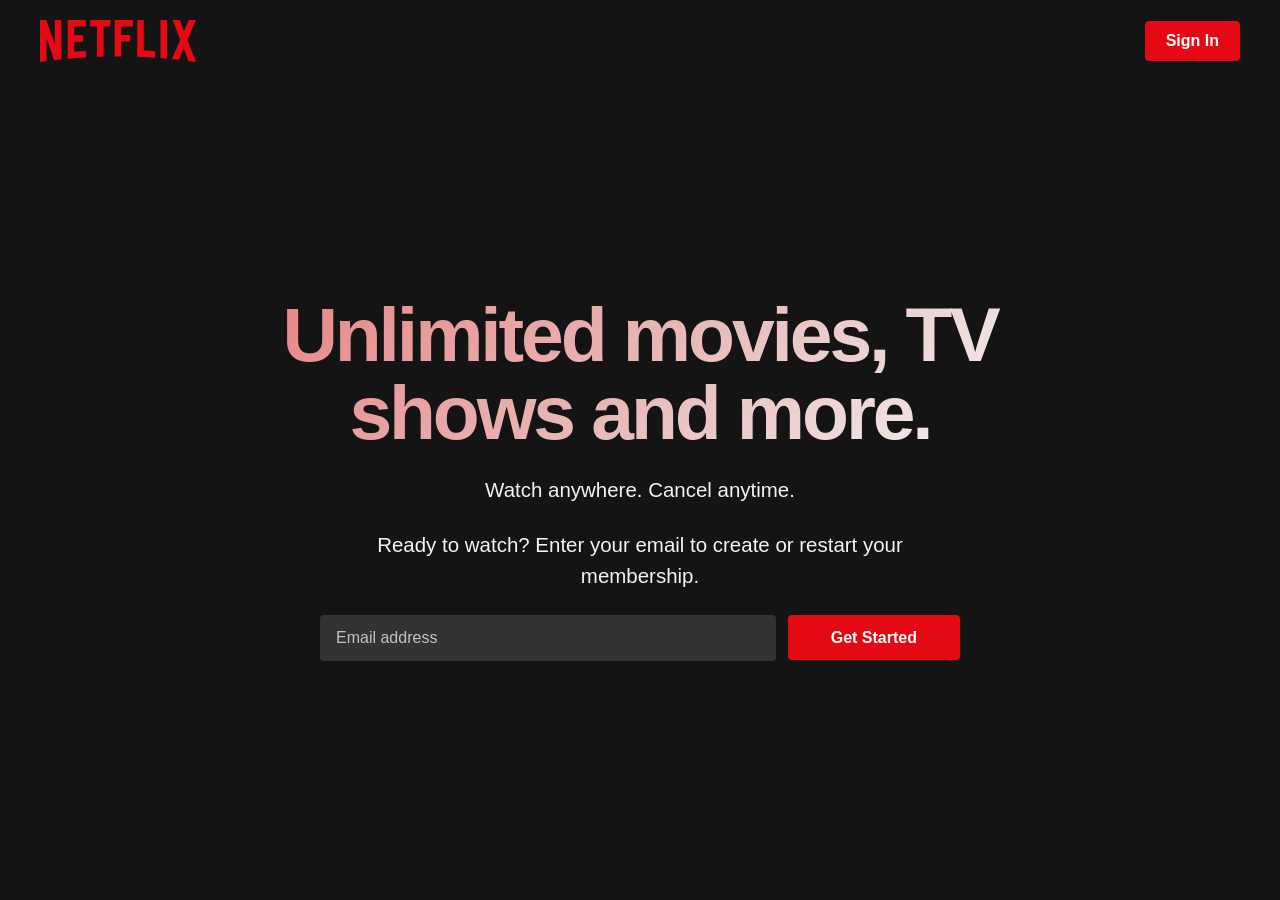
<file: index.html>
<!DOCTYPE html>
<html lang="en">
<head>
  <meta charset="UTF-8">
  <meta name="viewport" content="width=device-width, initial-scale=1.0">
  <title>Netflix - Unlimited movies, TV shows and more</title>
  <link rel="stylesheet" href="css/login.css">
  <link rel="stylesheet" href="css/style.css">
  <link rel="stylesheet" href="css/responsive.css">
  <link rel="icon" href="Images/Netflix-N-Logo.png">
</head>
<body>
  <div class="bg" aria-hidden="true"></div>

  <header class="header">
    <a href="login.html" class="brand">
      <img src="Images/logo.svg" alt="Netflix logo" class="logo-img">
    </a>
    <a href="login.html" class="sign-in-btn">Sign In</a>
  </header>

  <main class="hero">
    <div class="hero-copy">
      <h1>Unlimited movies, TV shows and more.</h1>
      <p>Watch anywhere. Cancel anytime.</p>
      <p class="cta-text">Ready to watch? Enter your email to create or restart your membership.</p>

      <form class="cta-form" action="#" method="get" autocomplete="on">
        <label for="email" class="sr-only">Email address</label>
        <input id="email" name="email" type="email" placeholder="Email address" required>
        <button type="submit"><a href="signup.html" class="sign-in-btn">Get Started</a></button>
      </form>
    </div>
  </main>
</body>
</html>
</file>
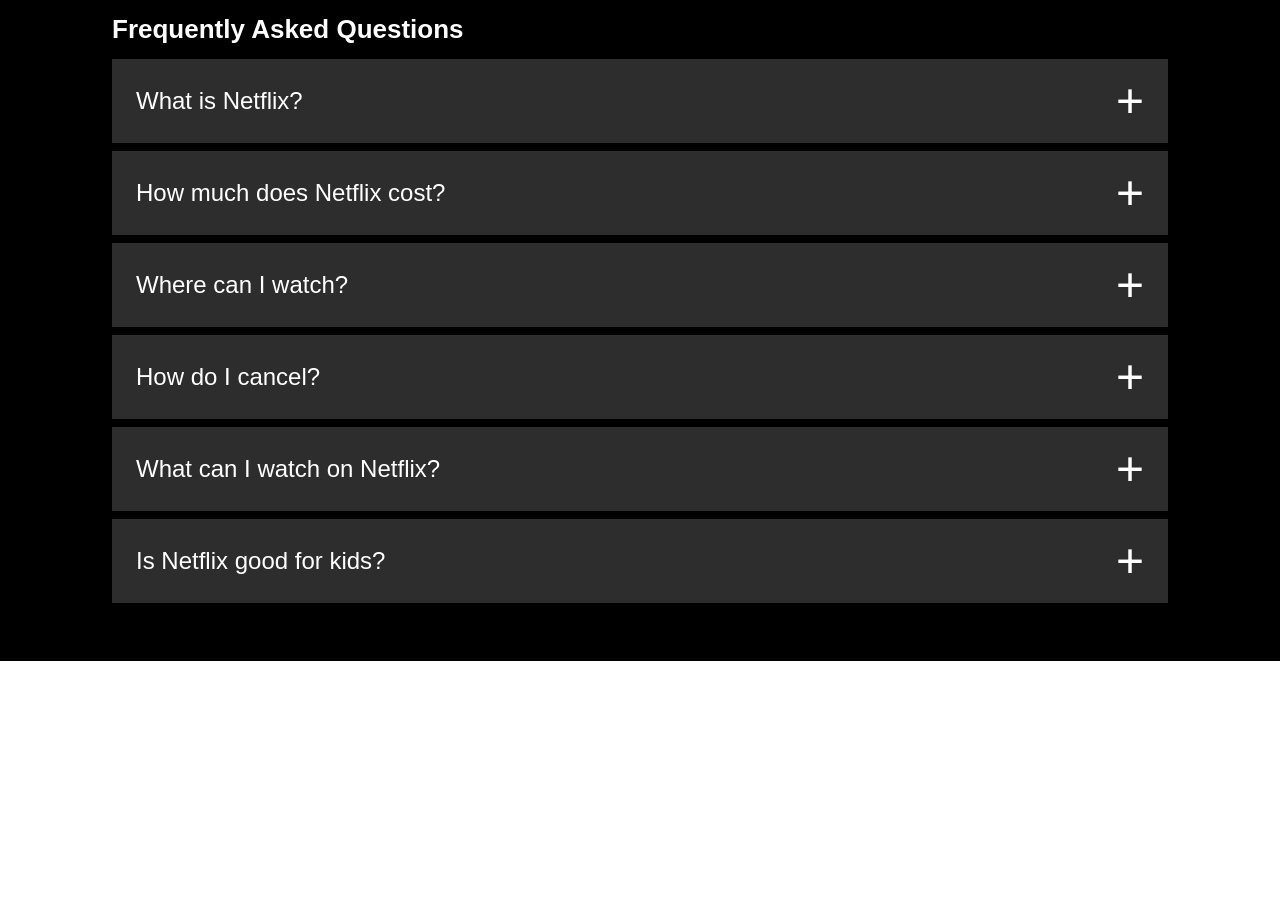
<file: faq.html>
<!DOCTYPE html>
<html lang="en">
<head>
    <meta charset="UTF-8">
    <meta name="viewport" content="width=device-width, initial-scale=1.0">
    <title>Faq section</title>
    <link rel="stylesheet" href="css/faq.css">
    <link rel="stylesheet" href="css/responsive.css">
    <link rel="stylesheet" href="css/style.css">
    <link rel="icon" href="Images/Netflix-N-Logo.png">
</head>
<body>
    <section class="faq-section">

    <div class="faq-container">

        <h2>Frequently Asked Questions</h2>

        <div class="faq-box">

            <details>
                <summary>What is Netflix?</summary>
                <div class="faq-answer">
                    Netflix is a streaming service that offers a wide variety of
                    movies, TV shows, documentaries and more.
                </div>
            </details>

            <details>
                <summary>How much does Netflix cost?</summary>
                <div class="faq-answer">
                    Netflix offers different plans at different prices. Choose
                    the plan that works best for you.
                </div>
            </details>

            <details>
                <summary>Where can I watch?</summary>
                <div class="faq-answer">
                    You can watch Netflix on smart TVs, smartphones, tablets,
                    laptops, streaming devices and more.
                </div>
            </details>

            <details>
                <summary>How do I cancel?</summary>
                <div class="faq-answer">
                    You can cancel your Netflix membership anytime from your
                    account settings.
                </div>
            </details>

            <details>
                <summary>What can I watch on Netflix?</summary>
                <div class="faq-answer">
                    Netflix has movies, TV shows, anime, documentaries and
                    Netflix Originals across many genres.
                </div>
            </details>

            <details>
                <summary>Is Netflix good for kids?</summary>
                <div class="faq-answer">
                    Netflix includes a dedicated kids experience with
                    age-appropriate content and parental controls.
                </div>
            </details>

        </div>

    </div>

</section>
</body>
</html>
</file>
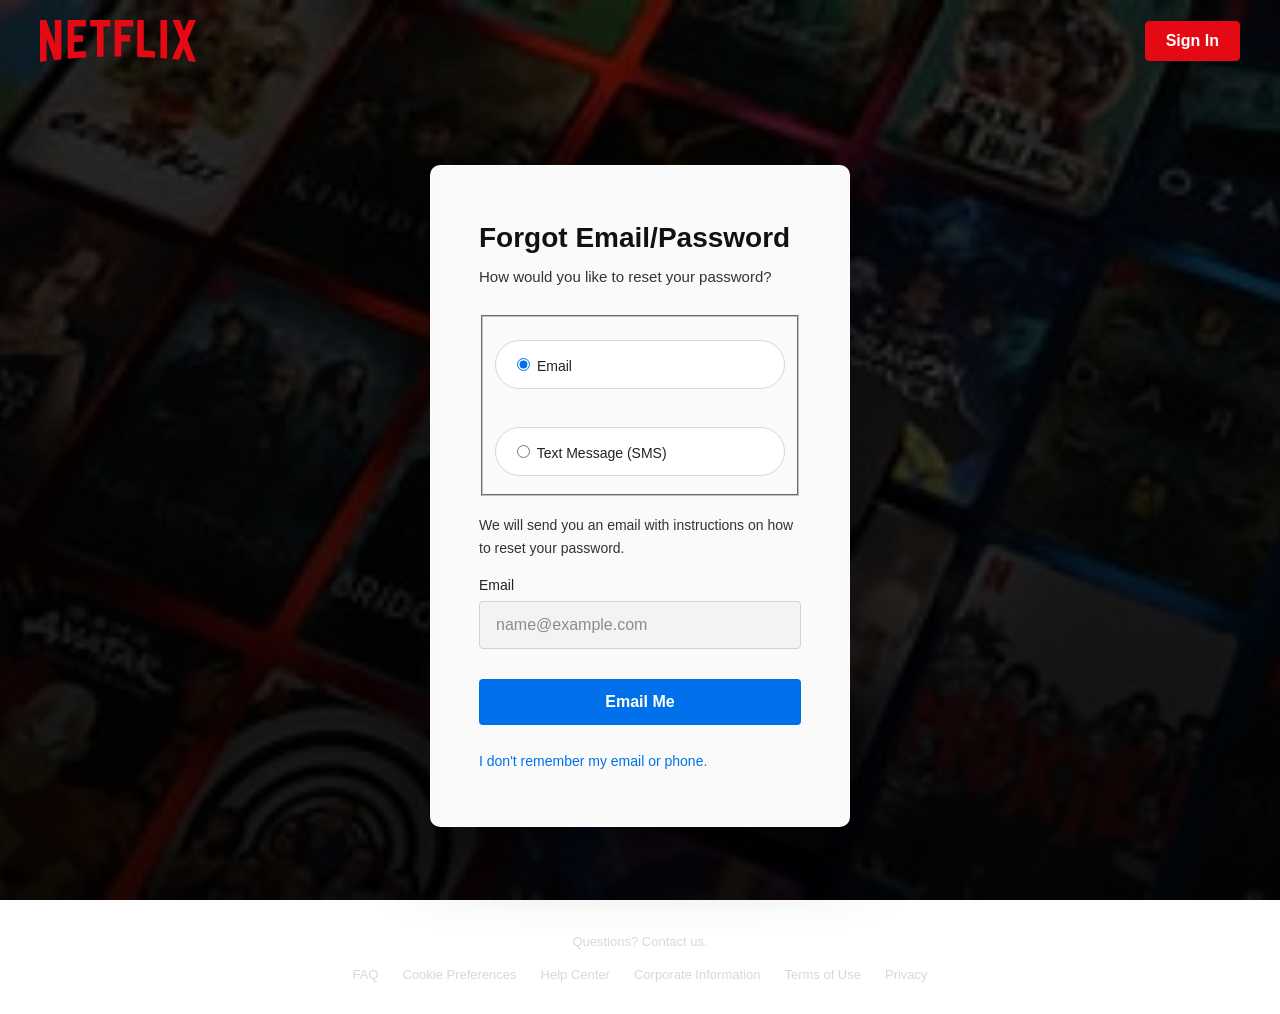
<file: frgtpsw.html>
<!DOCTYPE html>
<html lang="en">
<head>
  <meta charset="UTF-8">
  <meta name="viewport" content="width=device-width, initial-scale=1.0">
  <title>Netflix - Forgot Email/Password</title>
  <link rel="stylesheet" href="netflix-login.css">
</head>
<body>
  <div class="bg" aria-hidden="true"></div>

  <header class="header">
    <a href="login.html" class="brand">
      <img src="Photos/logo.svg" alt="Netflix" class="logo-img">
    </a>
    <a href="login.html" class="sign-in-btn">Sign In</a>
  </header>

  <main class="center">
    <section class="signin-card forgot-card" aria-labelledby="forgot-heading">
      <h1 id="forgot-heading">Forgot Email/Password</h1>
      <p class="form-subtitle">How would you like to reset your password?</p>

      <form action="#" method="post" autocomplete="on">
        <fieldset class="method-group">
          <legend class="sr-only">Reset method</legend>
          <label class="radio-option">
            <input type="radio" name="reset-method" value="email" checked>
            <span>Email</span>
          </label>
          <label class="radio-option">
            <input type="radio" name="reset-method" value="sms">
            <span>Text Message (SMS)</span>
          </label>
        </fieldset>

        <p class="info-text">We will send you an email with instructions on how to reset your password.</p>

        <label for="recovery">Email</label>
        <input id="recovery" name="recovery" type="email" placeholder="name@example.com" required>

        <button class="btn" type="submit">Email Me</button>
      </form>

      <a class="forgot-help" href="#">I don't remember my email or phone.</a>
    </section>
  </main>

  <footer class="page-footer">
    <div class="footer-top">
      <p>Questions? <a href="#">Contact us.</a></p>
    </div>
    <div class="footer-links">
      <a href="#">FAQ</a>
      <a href="#">Cookie Preferences</a>
      <a href="#">Help Center</a>
      <a href="#">Corporate Information</a>
      <a href="#">Terms of Use</a>
      <a href="#">Privacy</a>
    </div>
  </footer>
</body>
</html>
</file>
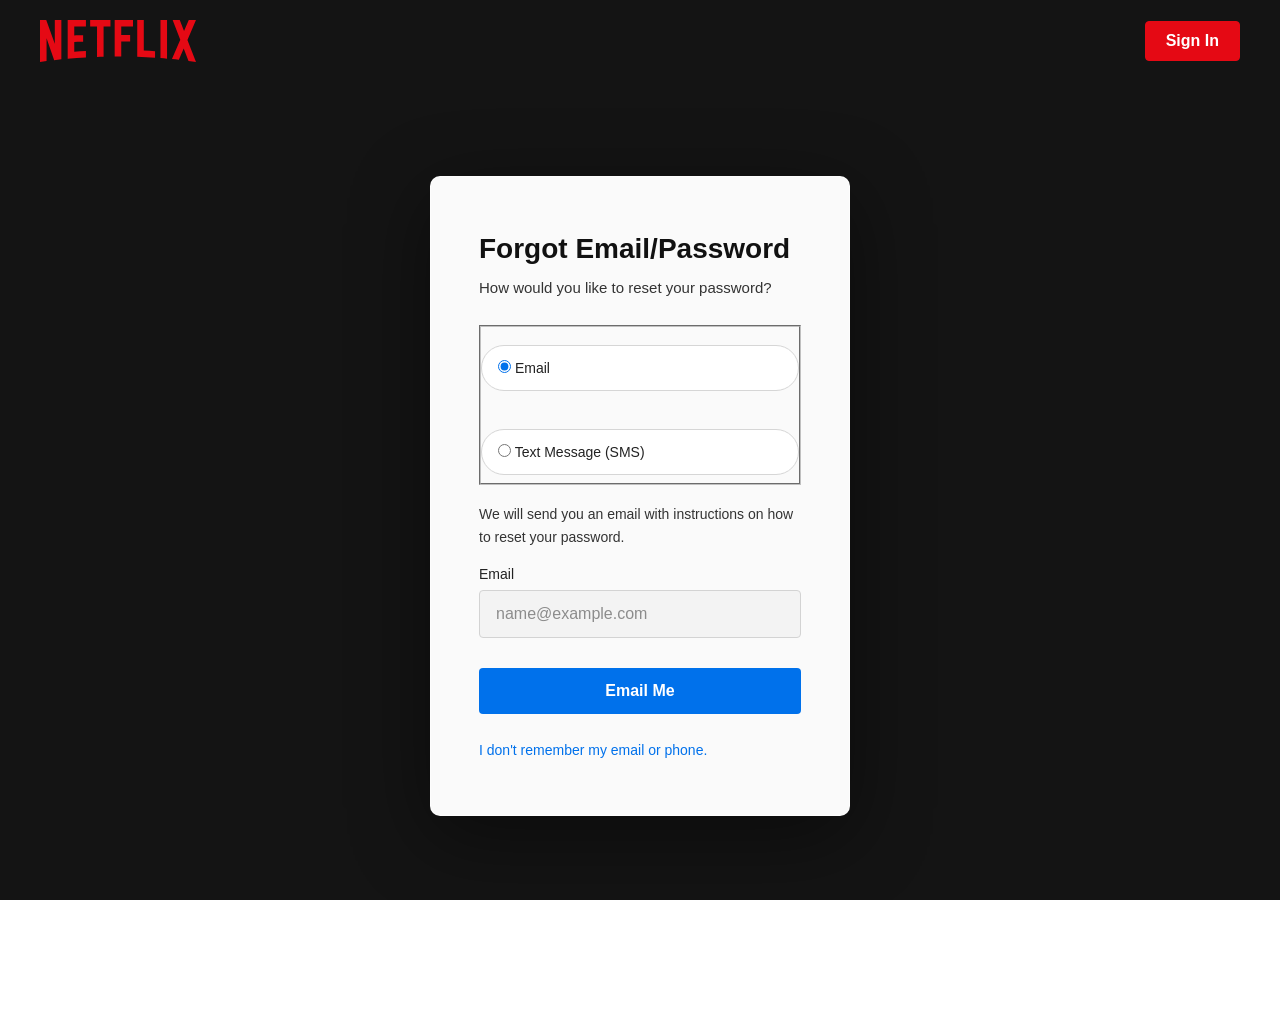
<file: help.html>
<!DOCTYPE html>
<html lang="en">
<head>
  <meta charset="UTF-8">
  <meta name="viewport" content="width=device-width, initial-scale=1.0">
  <title>Netflix - Forgot Email/Password</title>
  <link rel="stylesheet" href="css/login.css">
  <link rel="stylesheet" href="css/style.css">
  <link rel="stylesheet" href="css/responsive.css">
  <link rel="icon" href="Images/Netflix-N-Logo.png">
</head>
<body>
  <div class="bg" aria-hidden="true"></div>

  <header class="header">
    <a href="login.html" class="brand">
      <img src="Images/logo.svg" alt="Netflix" class="logo-img">
    </a>
    <a href="login.html" class="sign-in-btn">Sign In</a>
  </header>

  <main class="center">
    <section class="signin-card forgot-card" aria-labelledby="forgot-heading">
      <h1 id="forgot-heading">Forgot Email/Password</h1>
      <p class="form-subtitle">How would you like to reset your password?</p>

      <form action="#" method="post" autocomplete="on">
        <fieldset class="method-group">
          <legend class="sr-only">Reset method</legend>
          <label class="radio-option">
            <input type="radio" name="reset-method" value="email" checked>
            <span>Email</span>
          </label>
          <label class="radio-option">
            <input type="radio" name="reset-method" value="sms">
            <span>Text Message (SMS)</span>
          </label>
        </fieldset>

        <p class="info-text">We will send you an email with instructions on how to reset your password.</p>

        <label for="recovery">Email</label>
        <input id="recovery" name="recovery" type="email" placeholder="name@example.com" required>

        <button class="btn" type="submit">Email Me</button>
      </form>

      <a class="forgot-help" href="#">I don't remember my email or phone.</a>
    </section>
  </main>

  <footer class="page-footer">
    <div class="footer-top">
      <p>Questions? <a href="#">Contact us.</a></p>
    </div>
    <div class="footer-links">
      <a href="faq.html">FAQ</a>
      <a href="#">Cookie Preferences</a>
      <a href="#">Help Center</a>
      <a href="#">Corporate Information</a>
      <a href="#">Terms of Use</a>
      <a href="#">Privacy</a>
    </div>
  </footer>
</body>
</html>
</file>
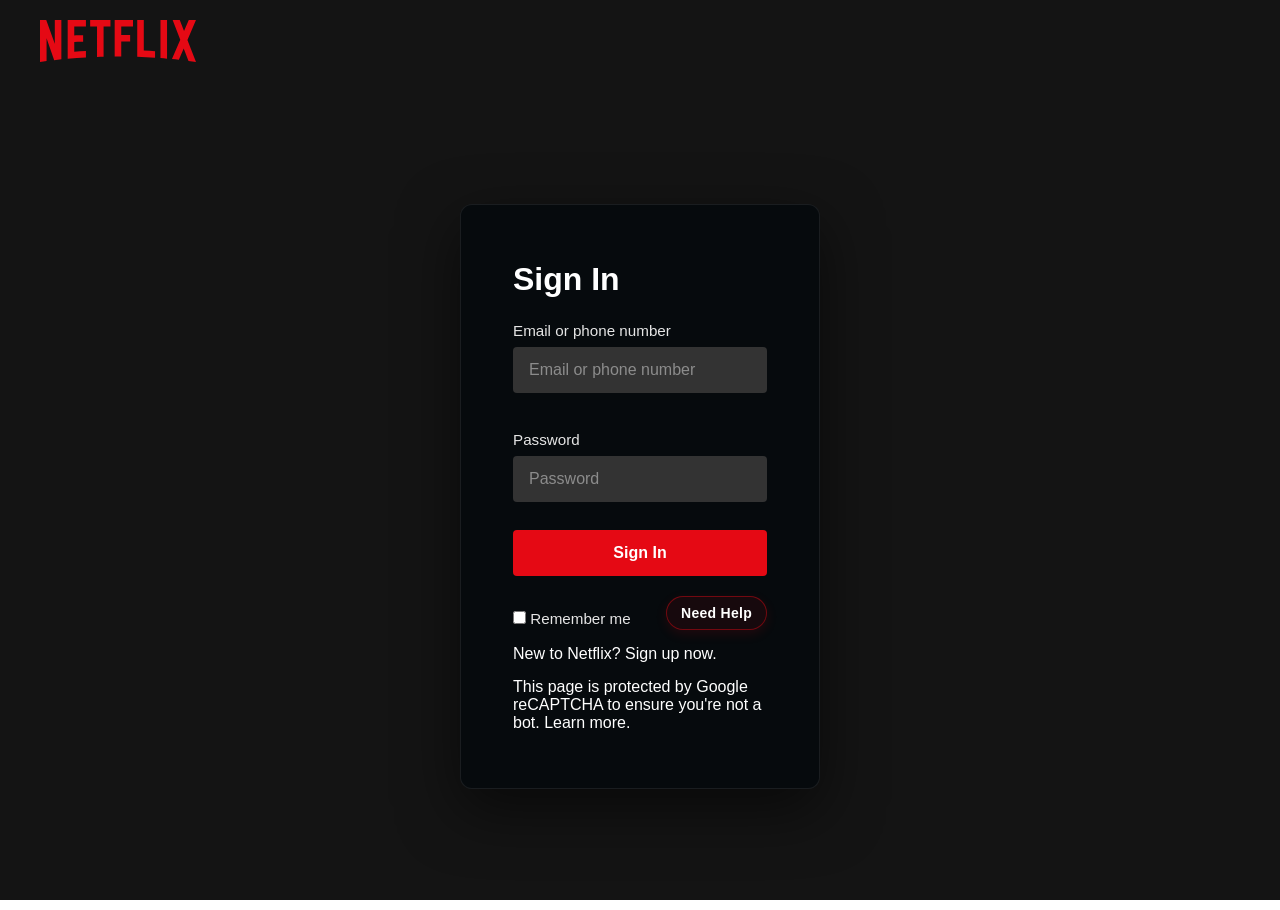
<file: login.html>
<!DOCTYPE html>
<html lang="en">
<head>
  <meta charset="UTF-8">
  <meta name="viewport" content="width=device-width, initial-scale=1.0">
  <title>Netflix - Sign In</title>
  <link rel="stylesheet" href="css/login.css">
  <link rel="stylesheet" href="css/style.css">
  <link rel="stylesheet" href="css/responsive.css">
  <link rel="icon" href="Images/Netflix-N-Logo.png">
</head>
<body>
  <div class="bg" aria-hidden="true"></div>

  <header class="header">
    <a href="#" class="brand">
      <img src="Images/logo.svg" alt="Netflix" class="logo-img">
    </a>
  </header>

  <main class="center">
    <section class="signin-card" aria-labelledby="signin-heading">
      <h1 id="signin-heading">Sign In</h1>

      <form action="#" method="post" autocomplete="on">
        <label for="email">Email or phone number</label>
        <input id="email" name="email" type="email" placeholder="Email or phone number" required>

        <label for="password">Password</label>
        <input id="password" name="password" type="password" placeholder="Password" required>

        <button class="btn" type="submit"><a href="home.html">Sign In</a></button>

        <div class="options">
          <label class="remember">
            <input type="checkbox" name="remember"> Remember me
          </label>
         <a href="help.html">Need Help</a>
        </div>
      </form>

      <p class="signup"><a href="faq.html">New to Netflix?</a> <a href="signup.html">Sign up now</a>.</p>
      <p class="recaptcha">This page is protected by Google reCAPTCHA to ensure you're not a bot. <a href="faq.html">Learn more.</a></p>
    </section>
  </main>

</body>
</html>
</file>
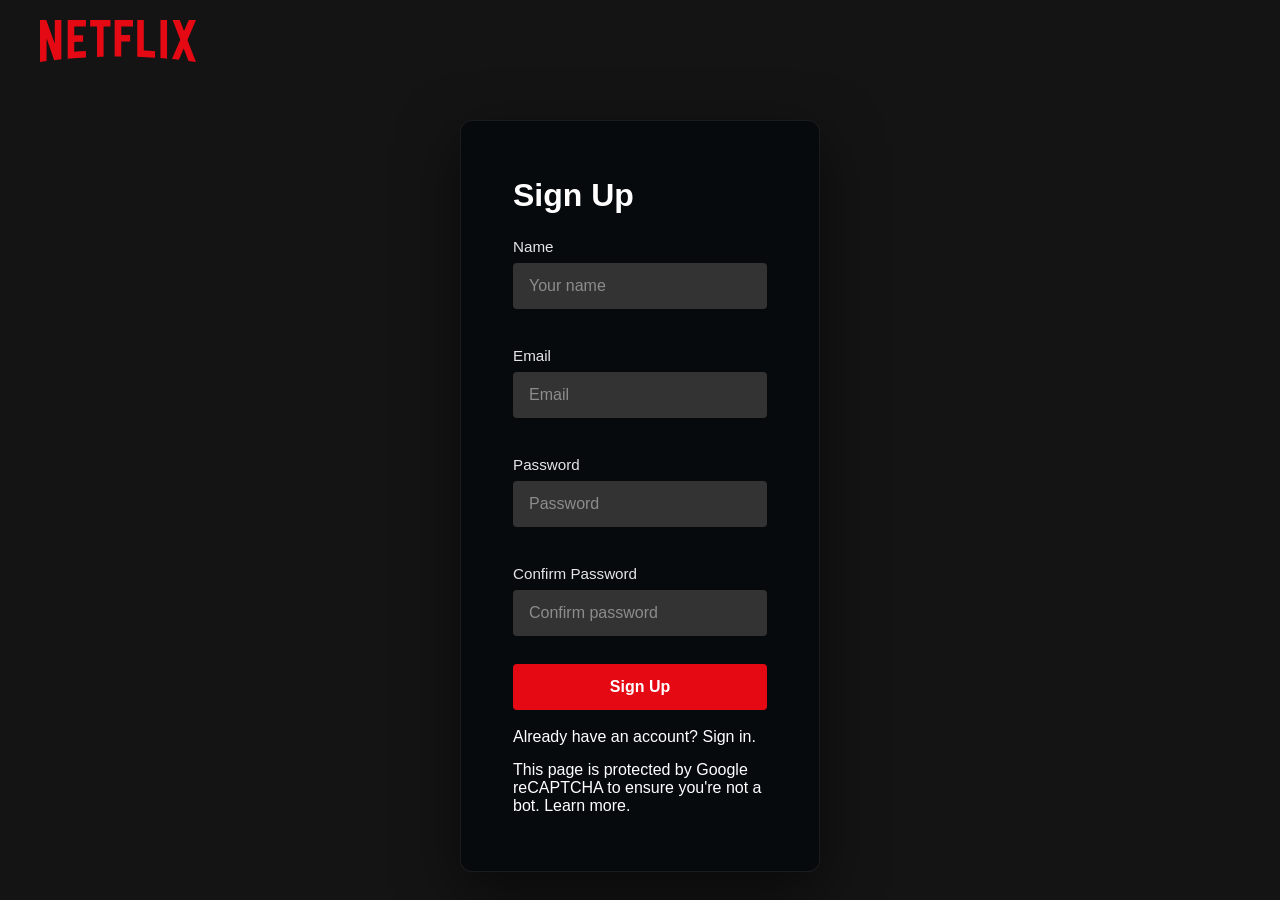
<file: signup.html>
<!DOCTYPE html>
<html lang="en">
<head>
  <meta charset="UTF-8">
  <meta name="viewport" content="width=device-width, initial-scale=1.0">
  <title>Netflix - Sign Up</title>
  <link rel="stylesheet" href="css/login.css">
  <link rel="stylesheet" href="css/style.css">
  <link rel="stylesheet" href="css/responsive.css">
  <link rel="icon" href="Images/Netflix-N-Logo.png">
</head>
<body>
  <div class="bg" aria-hidden="true"></div>

  <header class="header">
    <a href="login.html" class="brand">
      <img src="Images/logo.svg" alt="Netflix" class="logo-img">
    </a>
  </header>

  <main class="center">
    <section class="signin-card" aria-labelledby="signup-heading">
      <h1 id="signup-heading">Sign Up</h1>

      <form action="#" method="post" autocomplete="on">
        <label for="name">Name</label>
        <input id="name" name="name" type="text" placeholder="Your name" required>

        <label for="email">Email</label>
        <input id="email" name="email" type="email" placeholder="Email" required>

        <label for="password">Password</label>
        <input id="password" name="password" type="password" placeholder="Password" required>

        <label for="confirm-password">Confirm Password</label>
        <input id="confirm-password" name="confirm-password" type="password" placeholder="Confirm password" required>

        <button class="btn" type="submit"><a href="home.html">Sign Up</a></button>
      </form>

      <p class="signup">Already have an account? <a href="login.html">Sign in</a>.</p>
      <p class="recaptcha">This page is protected by Google reCAPTCHA to ensure you're not a bot. <a href="faq.html">Learn more.</a></p>
    </section>
  </main>
</body>
</html>
</file>
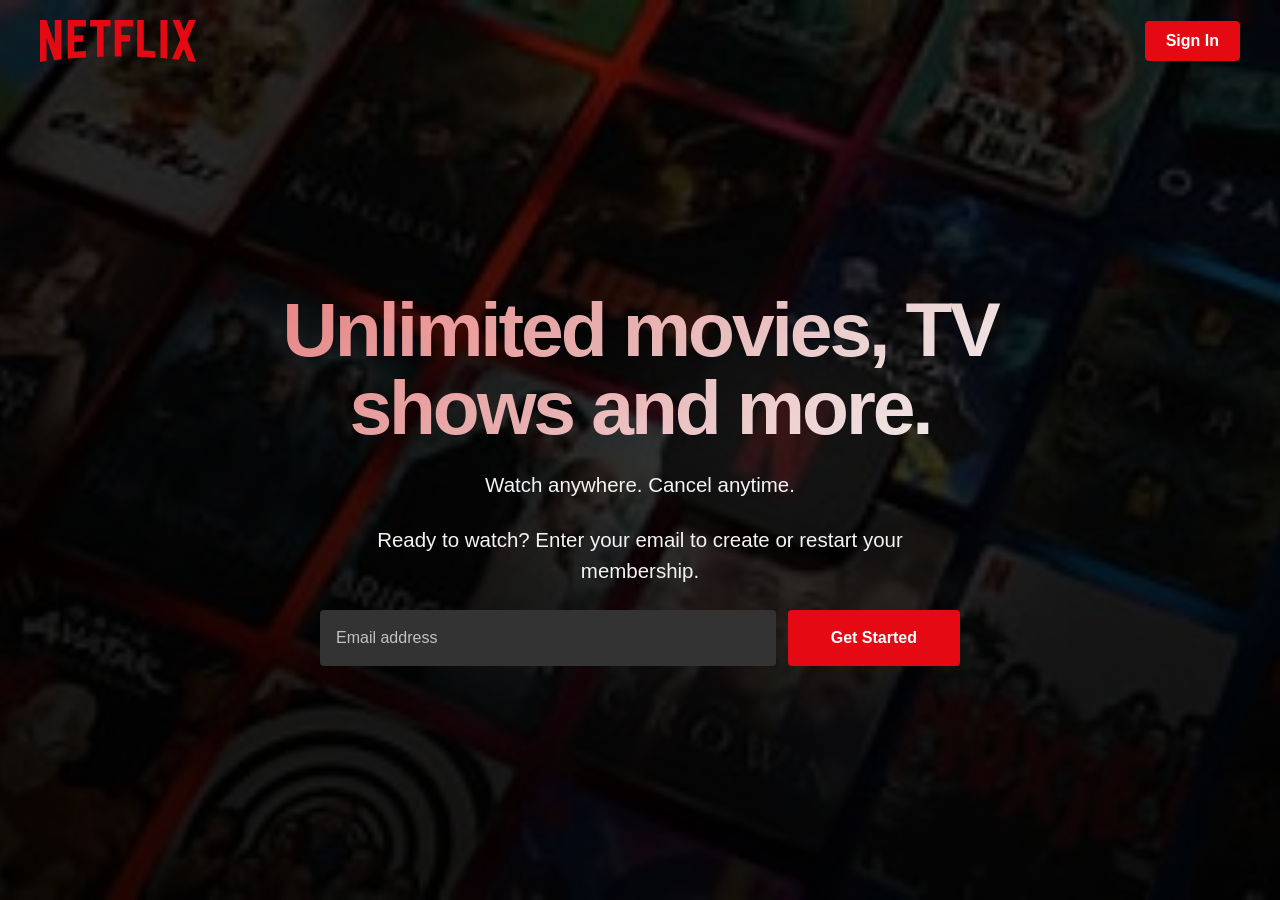
<file: Unnamed.html>
<!DOCTYPE html>
<html lang="en">
<head>
  <meta charset="UTF-8">
  <meta name="viewport" content="width=device-width, initial-scale=1.0">
  <title>Netflix - Unlimited movies, TV shows and more</title>
  <link rel="stylesheet" href="netflix-login.css">
</head>
<body>
  <div class="bg" aria-hidden="true"></div>

  <header class="header">
    <a href="login.html" class="brand">
      <img src="Photos/logo.svg" alt="Netflix logo" class="logo-img">
    </a>
    <a href="login.html" class="sign-in-btn">Sign In</a>
  </header>

  <main class="hero">
    <div class="hero-copy">
      <h1>Unlimited movies, TV shows and more.</h1>
      <p>Watch anywhere. Cancel anytime.</p>
      <p class="cta-text">Ready to watch? Enter your email to create or restart your membership.</p>

      <form class="cta-form" action="#" method="get" autocomplete="on">
        <label for="email" class="sr-only">Email address</label>
        <input id="email" name="email" type="email" placeholder="Email address" required>
        <button type="submit"><a href="signup.html" class="sign-in-btn">Get Started</a></button>
      </form>
    </div>
  </main>
</body>
</html>
</file>
<file: css/login.css>
/* Root Variables */
:root {
  --netflix-red: #e50914;
  --bg-dark: rgba(0, 0, 0, 0.6);
}

html, body {
  height: 100%;
  margin: 0;
  font-family: Helvetica, Arial, sans-serif;
  color: #fff;
}

/* Background */
.bg {
  position: fixed;
  inset: 0;
  background-image: linear-gradient(
      to top,
      rgba(0, 0, 0, 0.7),
      rgba(0, 0, 0, 0.2)
    ),
    url('../Images/Backgrnd.jpeg');
  background-size: cover;
  background-position: center;
  filter: brightness(0.6);
  z-index: -1;
}

/* Header */
.header {
  display: flex;
  align-items: center;
  justify-content: space-between;
  padding: 20px 40px;
  position: relative;
  z-index: 2;
}

.brand {
  display: inline-flex;
  align-items: center;
  text-decoration: none;
}

.logo {
  display: flex;
  align-items: center;
}

.logo-img {
  height: 42px;
  width: auto;
  filter: none;
}

.logo-text {
  font-weight: 700;
  color: var(--netflix-red);
  font-size: 32px;
  letter-spacing: 4px;
}

.sign-in-btn {
  background: var(--netflix-red);
  border: 1px solid var(--netflix-red);
  color: #fff;
  padding: 10px 20px;
  border-radius: 4px;
  font-weight: 700;
  text-decoration: none;
  transition: background 0.2s ease, color 0.2s ease, transform 0.2s ease;
}

.sign-in-btn:hover,
.sign-in-btn:focus {
  background: #f6121d;
  transform: translateY(-1px);
}

.language-btn {
  display: inline-flex;
  align-items: center;
  gap: 8px;
  padding: 10px 16px;
  border-radius: 4px;
  border: 1px solid rgba(255, 255, 255, 0.35);
  background: rgba(255, 255, 255, 0.12);
  color: #fff;
  font-weight: 700;
  cursor: pointer;
}

.language-btn .icon {
  font-size: 1rem;
  line-height: 1;
}

.hero {
  display: flex;
  align-items: center;
  justify-content: center;
  text-align: center;
  min-height: calc(100vh - 88px);
  padding: 0 24px;
}

.hero-copy {
  max-width: 760px;
  display: flex;
  flex-direction: column;
  align-items: center;
}

.hero h1 {
  margin: 0;
  font-size: clamp(3rem, 6vw, 5.5rem);
  line-height: 1.02;
  letter-spacing: -0.04em;
  white-space: normal;
  background: linear-gradient(135deg, rgba(255, 144, 144, 0.9) 0%, rgba(255, 196, 196, 0.9) 45%, rgba(255, 255, 255, 0.95) 100%);
  -webkit-background-clip: text;
  -webkit-text-fill-color: transparent;
  background-clip: text;
}

.sr-only {
  position: absolute;
  width: 1px;
  height: 1px;
  padding: 0;
  margin: -1px;
  overflow: hidden;
  clip: rect(0 0 0 0);
  white-space: nowrap;
  border: 0;
}

.hero p {
  margin: 24px auto 0;
  max-width: 620px;
  font-size: clamp(1.05rem, 1.6vw, 1.4rem);
  color: #f3f3f3;
  line-height: 1.5;
}

.cta-text {
  margin: 24px auto 0;
  font-size: 1rem;
  color: #f3f3f3;
}

.cta-form {
  display: flex;
  justify-content: center;
  align-items: stretch;
  flex-wrap: wrap;
  gap: 12px;
  margin: 24px auto 0;
  max-width: 640px;
  width: 100%;
}

.cta-form input {
  flex: 1 1 320px;
  min-width: 260px;
  padding: 16px 18px;
  border-radius: 4px;
  border: none;
  background: rgba(255, 255, 255, 0.12);
  color: #fff;
  font-size: 1rem;
}

.cta-form input::placeholder {
  color: rgba(255, 255, 255, 0.7);
}

.cta-form button {
  flex: 0 0 auto;
  min-width: 160px;
  padding: 16px 22px;
  border: none;
  border-radius: 4px;
  background: var(--netflix-red);
  color: #fff;
  font-weight: 700;
  font-size: 1rem;
  cursor: pointer;
  height: 45px;
  display: flex;
  align-items: center;
  justify-content: center;
}

.hero-note {
  margin-top: 18px;
  color: #ccc;
  font-size: 0.95rem;
}

.hero-note a {
  color: #fff;
  text-decoration: underline;
}

/* Center Container */
.center {
  display: flex;
  align-items: center;
  justify-content: center;
  min-height: calc(100vh - 72px);
  padding: 0 16px;
}

/* Sign-in Card */
.signin-card {
  width: 360px;
  max-width: 420px;
  background: rgba(6, 10, 14, 0.92);
  padding: 56px 52px;
  border-radius: 12px;
  box-shadow: 0 20px 60px rgba(0, 0, 0, 0.55);
  border: 1px solid rgba(255, 255, 255, 0.08);
  backdrop-filter: blur(12px);
}

.signin-card h1 {
  margin: 0 0 24px;
  font-size: 32px;
}

/* Inputs */
label {
  display: block;
  margin-bottom: 8px;
  margin-top: 18px;
  font-size: 0.95rem;
  color: #e5e5e5;
}

input[type="email"],
input[type="text"],
input[type="password"] {
  width: 100%;
  padding: 14px 16px;
  margin-bottom: 20px;
  background: #333;
  border: 0;
  border-radius: 4px;
  color: #fff;
  font-size: 16px;
}

input::placeholder {
  color: #8c8c8c;
}

/* Buttons */
.btn {
  width: 100%;
  background: var(--netflix-red);
  border: 0;
  padding: 14px 16px;
  border-radius: 4px;
  color: #fff;
  font-weight: 700;
  cursor: pointer;
  margin: 8px 0;
  font-size: 16px;
}

/* Options */
.options {
  display: flex;
  justify-content: space-between;
  align-items: center;
  color: #8c8c8c;
  font-size: 14px;
  margin-top: 8px;
}

.options a {
  display: inline-flex;
  align-items: center;
  justify-content: center;
  gap: 6px;
  padding: 8px 14px;
  border-radius: 999px;
  background: rgba(229, 9, 20, 0.08);
  color: #fff;
  text-decoration: none;
  border: 1px solid rgba(229, 9, 20, 0.45);
  font-weight: 700;
  letter-spacing: 0.02em;
  box-shadow: 0 4px 12px rgba(229, 9, 20, 0.12);
  transition: background 0.2s ease, border-color 0.2s ease, transform 0.2s ease, box-shadow 0.2s ease;
}

.options a:hover,
.options a:focus {
  background: rgba(229, 9, 20, 0.18);
  border-color: rgba(229, 9, 20, 0.8);
  box-shadow: 0 6px 18px rgba(229, 9, 20, 0.18);
  transform: translateY(-1px);
}

.signup a {
  color: inherit;
  text-decoration: none;
  font-weight: normal;
}

.signup {
  margin-top: 10px;
}

.recaptcha {
  margin-top: 15px;
}

.recaptcha a:hover {
  color: purple;
  text-decoration: underline;
}

/* Forgot password page */
.forgot-card {
  width: 420px;
  max-width: 100%;
  background: rgba(255, 255, 255, 0.98);
  color: #111;
  padding: 56px 48px;
  border-radius: 10px;
  box-shadow: 0 20px 80px rgba(0, 0, 0, 0.45);
  border: 1px solid rgba(255, 255, 255, 0.45);
}

.forgot-card h1 {
  margin: 0 0 12px;
  font-size: 28px;
  color: #111;
}

.forgot-card .form-subtitle {
  margin: 0 0 26px;
  color: #333;
  font-size: 15px;
  line-height: 1.5;
}

.forgot-card label {
  display: block;
  margin-bottom: 8px;
  font-size: 14px;
  color: #222;
}

.forgot-card input[type="email"],
.forgot-card input[type="text"],
.forgot-card input[type="password"] {
  background: #f3f3f3;
  color: #111;
  border: 1px solid #d3d3d3;
}

.forgot-card input:focus {
  outline: 2px solid rgba(0, 113, 235, 0.25);
  outline-offset: 1px;
}

.forgot-card .btn {
  width: 100%;
  background: #0071eb;
  margin-top: 10px;
}

.method-group {
  display: grid;
  gap: 12px;
  margin-bottom: 18px;
}

.radio-option {
  display: flex;
  align-items: center;
  gap: 12px;
  padding: 14px 16px;
  border: 1px solid #d6d6d6;
  border-radius: 999px;
  background: #fff;
  color: #111;
  cursor: pointer;
  transition: border-color 0.2s ease, background 0.2s ease;
}

.radio-option input {
  accent-color: #0071eb;
}

.radio-option:hover,
.radio-option input:focus-visible + span {
  border-color: #0071eb;
}

.info-text {
  margin: 0 0 18px;
  color: #333;
  font-size: 14px;
  line-height: 1.6;
}

.forgot-help {
  display: inline-block;
  margin-top: 20px;
  color: #0071eb;
  text-decoration: none;
  font-size: 14px;
}

.forgot-help:hover {
  text-decoration: underline;
}

.page-footer {
  padding: 24px 20px 32px;
  color: #d8d8d8;
  font-size: 13px;
  text-align: center;
}

.footer-top p {
  margin: 0 0 18px;
}

.footer-top a,
.footer-links a {
  color: #d8d8d8;
  text-decoration: none;
}

.footer-top a:hover,
.footer-links a:hover {
  text-decoration: underline;
}

.footer-links {
  display: flex;
  flex-wrap: wrap;
  justify-content: center;
  gap: 12px 24px;
  max-width: 720px;
  margin: 0 auto;
}

.footer-links a {
  color: #d8d8d8;
}
</file>
<file: css/style.css>
* {
    margin: 0;
    padding: 0;
    box-sizing: border-box;
}

html {
    scroll-behavior: smooth;
    content-visibility: auto;
    contain-intrinsic-size: 800px;
}

body {
    background-color: rgb(20, 20, 20);
    color: white;
    font-family: "Roboto", sans-serif;
}

a {
    text-decoration: none;
    color: inherit;
}

button {
    cursor: pointer;
}

img {
    max-width: 100%;
    display: block;
}
</file>
<file: css/responsive.css>
/* Header section  */

/* ========================= */
/* 1024px - Items closer     */
/* ========================= */

@media (max-width: 1024px)
{
    .header
    {
        padding: 15px 20px;  /* Padding kam karo */
    }

    .nav-conatainer
    {
        gap: 6px;  /* Links ke beech gap kam */
    }

    .active
    {
        font-size: 15px;   /* Font thoda chota */
        padding: 6px 10px; /* Padding kam */
    }

    .nav-secondary
    {
        gap: 15px;  /* Right side gap kam */
    }

    /* Kids section ka text hide karo, sirf logo dikhao */
    .children
    {
        display: none;
    }

    .kids-section-logo
    {
        height: 40px;
        width: 40px;
    }

    /* Notification bell hide kar sakte ho agar zaroori ho */
    .nav-bell-btn
    {
        display: none;
    }

    .nav-logo
    {
        height: 35px;
    }

    .nav-search
    {
        height: 22px;
        width: 22px;
    }

    .user-account-logo
    {
        height: 32px;
        width: 32px;
    }
}

/* ========================= */
/* 768px - Browse Dropdown   */
/* ========================= */

@media (max-width: 768px)
{
    .header
    {
        padding:12px 20px;
    }

    /* Show Browse button */
    .browse-btn
    {
        display:flex;
    }

    /* Hide all nav links, show only on hover */
    .nav-main
    {
        display:none;
        position:absolute;
        top:100%;
        left:0;
        background-color:rgba(0, 0, 0, 0.95);
        border:1px solid #333;
        border-radius:8px;
        padding:10px 0;
        min-width:200px;
        z-index:101;
        margin-top:5px;
    }

    /* Show dropdown when hovering Browse */
    .browse-dropdown:hover .nav-main
    {
        display:block;
    }

    .nav-conatainer
    {
        flex-direction:column;   /* Vertical dropdown */
        gap:0;
    }

    .nav-links
    {
        width:100%;
    }

    .active
    {
        display:block;
        padding:10px 20px;
        border-radius:0;
        font-size:14px;
        color:white;
    }

    .nav-links a:hover
    {
        background-color:#333;
        border-radius:0;
        padding:10px 20px;
    }

    .nav-secondary
    {
        gap:18px;
    }
     .faq-section {
        padding: 14px 16px 40px;
    }

    .faq-container {
        max-width: 100%;
    }

    .faq-container h2 {
        font-size: 24px;
        margin-bottom: 12px;
    }

    .faq-box summary {
        min-height: 76px;
        padding: 18px 60px 18px 20px;
        font-size: 20px;
    }

    .faq-box summary::after {
        right: 20px;
        font-size: 42px;
    }

    .faq-answer {
        padding: 20px;
        font-size: 18px;
    }
}


/* ========================= */
/* 480px - N Logo + Hide Bell & Children */
/* ========================= */

@media (max-width: 480px)
{
    .header
    {
        padding:10px 15px;
    }

    /* Hide full Netflix logo, show only N */
    .nav-logo
    {
        display:none;
    }

    .nav-logo-n
    {
        display:block;
        height:30px;
    }

    /* Hide Notification Bell */
    .nav-bell-btn
    {
        display:none;
    }

    /* Hide Children text (keep the kids logo) */
    .children
    {
        display:none;
    }

    .kids-section-logo
    {
        height:35px;
        width:35px;
    }

    .browse-btn
    {
        padding:6px 12px;
        font-size:13px;
    }

    .nav-secondary
    {
        gap:12px;
    }

    .nav-search
    {
        height:22px;
        width:22px;
    }

    .user-account-logo
    {
        height:30px;
        width:30px;
    }

    .down-arrow
    {
        width:10px;
        height:10px;
    }
        .faq-section {
        padding: 12px 12px 35px;
    }

    .faq-container h2 {
        font-size: 20px;
        margin-bottom: 10px;
    }

    .faq-box details {
        margin-bottom: 6px;
    }

    .faq-box summary {
        min-height: 64px;

        padding: 16px 52px 16px 16px;

        font-size: 17px;
        line-height: 1.3;
    }

    .faq-box summary::after {
        right: 16px;
        font-size: 34px;
    }

    .faq-box details[open] summary::after {
        font-size: 32px;
    }

    .faq-answer {
        padding: 16px;
        font-size: 16px;
        line-height: 1.5;
    }
}


/* ========================= */
/* 360px - Extra Small       */
/* ========================= */

@media (max-width: 360px)
{
    .header
    {
        padding:8px 10px;
    }

    .nav-logo-n
    {
        height:26px;
        margin-right:6px;
    }

    .browse-btn
    {
        padding:5px 10px;
        font-size:12px;
        gap:5px;
    }

    .browse-arrow
    {
        width:8px;
        height:8px;
    }

    .nav-secondary
    {
        gap:10px;
    }

    .nav-search
    {
        height:20px;
        width:20px;
    }

    .kids-section-logo
    {
        height:30px;
        width:30px;
    }

    .user-account-logo
    {
        height:28px;
        width:28px;
    }

    .down-arrow
    {
        width:9px;
        height:9px;
    }

    .account-related-button
    {
        gap:6px;
    }

    /* Nav dropdown smaller */
    .nav-main
    {
        min-width:180px;
    }

    .active
    {
        font-size:13px;
        padding:8px 15px;
    }
}

/* Hero section  */

/* ============ 1024px - Tablets Landscape ============ */
@media (max-width: 1024px) {
  .hero-content {
    bottom: 18%;
    left: 5%;
    max-width: 400px;
  }

  .hero-title {
    font-size: 2.4rem;
    margin-bottom: 0.6rem;
  }

  .hero-description {
    font-size: 0.95rem;
    line-height: 1.35;
    margin-bottom: 1rem;
  }

  .btn {
    padding: 0.55rem 1.4rem;
    font-size: 0.95rem;
  }

  .navigation-dots {
    bottom: 25px;
    gap: 10px;
  }

  .dot {
    width: 12px;
    height: 12px;
  }
}

/* ============ 768px - Tablets Portrait ============ */
@media (max-width: 768px) {
  .hero-content {
    bottom: 15%;
    left: 5%;
    max-width: 340px;
  }

  .hero-title {
    font-size: 2rem;
    margin-bottom: 0.5rem;
    letter-spacing: 0.5px;
  }

  .hero-description {
    font-size: 0.85rem;
    line-height: 1.3;
    margin-bottom: 0.9rem;
  }

  .hero-buttons {
    gap: 0.6rem;
  }

  .btn {
    padding: 0.5rem 1.2rem;
    font-size: 0.85rem;
    gap: 0.4rem;
  }

  .icon {
    font-size: 0.95rem;
  }

  .hero-overlay {
    background: linear-gradient(
      90deg,
      rgba(0, 0, 0, 0.85) 0%,
      rgba(0, 0, 0, 0.5) 50%,
      rgba(0, 0, 0, 0.1) 80%
    );
  }

  .navigation-dots {
    bottom: 20px;
    gap: 9px;
  }

  .dot {
    width: 11px;
    height: 11px;
  }
}

/* ============ 480px - Mobile Large ============ */
@media (max-width: 480px) {
  .hero-content {
    bottom: 12%;
    left: 4%;
    right: 4%;
    max-width: 100%;
  }

  .hero-title {
    font-size: 1.5rem;
    margin-bottom: 0.4rem;
    letter-spacing: 0.3px;
  }

  .hero-description {
    font-size: 0.75rem;
    line-height: 1.25;
    margin-bottom: 0.7rem;
    display: -webkit-box;
    -webkit-line-clamp: 3;
    -webkit-box-orient: vertical;
    overflow: hidden;
  }

  .hero-buttons {
    gap: 0.5rem;
  }

  .btn {
    padding: 0.45rem 1rem;
    font-size: 0.75rem;
    gap: 0.3rem;
    border-radius: 3px;
  }

  .icon {
    font-size: 0.85rem;
  }

  .hero-overlay {
    background: linear-gradient(
      0deg,
      rgba(0, 0, 0, 0.9) 0%,
      rgba(0, 0, 0, 0.5) 50%,
      rgba(0, 0, 0, 0.1) 100%
    );
  }

  .slide img {
    object-position: center center;
  }

  .navigation-dots {
    bottom: 15px;
    gap: 8px;
  }

  .dot {
    width: 10px;
    height: 10px;
  }
}

/* ============ 360px - Mobile Small ============ */
@media (max-width: 360px) {
  .hero-content {
    bottom: 10%;
    left: 3%;
    right: 3%;
    max-width: 100%;
  }

  .hero-title {
    font-size: 1.25rem;
    margin-bottom: 0.3rem;
    letter-spacing: 0px;
  }

  .hero-description {
    font-size: 0.7rem;
    line-height: 1.2;
    margin-bottom: 0.5rem;
    -webkit-line-clamp: 2;
  }

  .hero-buttons {
    gap: 0.4rem;
    flex-wrap: wrap;
  }

  .btn {
    padding: 0.4rem 0.85rem;
    font-size: 0.7rem;
    gap: 0.25rem;
  }

  .icon {
    font-size: 0.75rem;
  }

  .navigation-dots {
    bottom: 10px;
    gap: 6px;
  }

  .dot {
    width: 8px;
    height: 8px;
  }
}

/* Main section, shows and movies pages  */

/* Large tablets and small desktops (max-width: 1024px) */
@media (max-width: 1024px) {
    .netflix-content {
        margin-left: 1rem;
    }

    .top-10 {
        margin-left: 1rem;
    }

    .section-title {
        font-size: 1.6rem;
    }

    .show-title {
        font-size: 1.1rem;
    }

    .card {
        width: 16rem;
        height: 10rem;
    }

    .hover-card {
        width: 16rem;
        height: 10rem;
    }

    .card-1 { width: 13rem; }
    .card-2 { width: 10rem; }
    .card-3 { width: 12rem; }
    .card-4 { width: 14rem; }
    .card-5 { width: 15rem; }
    .card-6 { width: 7rem; }
    .card-7 { width: 13rem; }
    .card-8 { width: 14rem; }
    .card-9 { width: 16rem; }
    .card-10 { width: 9rem; }

    .numbers {
        font-size: 240px;
        margin-right: -55px;
    }

    .poster {
        width: 130px;
        height: 178px;
    }

    .shows-number {
        font-size: 210px;
        margin-right: -38px;
    }

    .show-poster {
        width: 100px;
        height: 155px;
    }
}

/* Tablets (max-width: 768px) */
@media (max-width: 768px) {
    .content-area {
        margin-left: 0.5rem;
        margin-bottom: 1rem;
    }

    .netflix-content {
        margin-top: 1.5rem;
        margin-left: 0.8rem;
    }

    .top-10 {
        margin-top: 1.5rem;
        margin-left: 0.8rem;
    }

    .section-title {
        font-size: 1.3rem;
    }

    .show-title {
        font-size: 1rem;
    }

    /* Disable hover cards on touch devices */
    .card:hover .hover-card,
    .show-card:hover .hover-card {
        opacity: 0;
        visibility: hidden;
        pointer-events: none;
        transform: translate(-50%, -50%) scale(0.75);
    }

    .cards-wrapper .card:first-child:hover .hover-card,
    .cards-wrapper .card:last-child:hover .hover-card {
        opacity: 0;
        visibility: hidden;
        pointer-events: none;
    }

    .card {
        width: 12rem;
        height: 7.5rem;
    }

    .card-1 { width: 10rem; }
    .card-2 { width: 8rem; }
    .card-3 { width: 9rem; }
    .card-4 { width: 11rem; }
    .card-5 { width: 12rem; }
    .card-6 { width: 6rem; }
    .card-7 { width: 10rem; }
    .card-8 { width: 11rem; }
    .card-9 { width: 13rem; }
    .card-10 { width: 7rem; }

    .cards-wrapper {
        gap: 6px;
    }

    .numbers {
        font-size: 160px;
        margin-right: -32px;
        -webkit-text-stroke: 2px #4a4a4a;
    }

    .poster {
        width: 85px;
        height: 115px;
    }

    .top-10-cards {
        gap: 16px;
    }

    .show-card {
        width: 12rem;
        height: 6.8rem;
    }

    .show-card .hover-card {
        width: 12rem;
        height: 6.8rem;
    }

    .shows-number {
        font-size: 140px;
        margin-right: -25px;
        -webkit-text-stroke: 2px #4a4a4a;
    }

    .show-poster {
        width: 80px;
        height: 102px;
    }

    .buttons .play-btn,
    .show-card .buttons .play-btn {
        font-size: 0.75rem;
        padding: 2px 6px;
        bottom: 8px;
    }

    .buttons i,
    .show-card .buttons i {
        width: 24px;
        height: 24px;
        font-size: 0.75rem;
        bottom: 8px;
    }
}

/* Mobile devices (max-width: 480px) */
@media (max-width: 480px) {
    .content-area {
        margin-left: 0.3rem;
        margin-bottom: 0.8rem;
    }

    .netflix-content {
        margin-top: 1rem;
        margin-left: 0.5rem;
    }

    .top-10 {
        margin-top: 1rem;
        margin-left: 0.5rem;
    }

    .section-title {
        font-size: 1.1rem;
    }

    .show-title {
        font-size: 0.9rem;
    }

    .card {
        width: 8rem;
        height: 5rem;
    }

    .card-1 { width: 8rem; }
    .card-2 { width: 6.5rem; }
    .card-3 { width: 7.5rem; }
    .card-4 { width: 8.5rem; }
    .card-5 { width: 9rem; }
    .card-6 { width: 5rem; }
    .card-7 { width: 8rem; }
    .card-8 { width: 8.5rem; }
    .card-9 { width: 9.5rem; }
    .card-10 { width: 6rem; }

    .cards-wrapper {
        gap: 4px;
    }

    .numbers {
        font-size: 110px;
        margin-right: -20px;
        -webkit-text-stroke: 1.5px #4a4a4a;
    }

    .poster {
        width: 60px;
        height: 80px;
    }

    .top-10-cards {
        gap: 10px;
    }

    .show-card {
        width: 9rem;
        height: 5rem;
    }

    .show-card .hover-card {
        width: 9rem;
        height: 5rem;
    }

    .shows-number {
        font-size: 100px;
        margin-right: -18px;
        -webkit-text-stroke: 1.5px #4a4a4a;
    }

    .show-poster {
        width: 60px;
        height: 72px;
    }

    .show-cards-wrapper {
        gap: 1px;
        margin-top: 0.5rem;
    }

    .buttons .play-btn,
    .show-card .buttons .play-btn {
        font-size: 0.65rem;
        padding: 1px 5px;
        bottom: 6px;
        left: 6px;
    }

    .buttons i,
    .show-card .buttons i {
        width: 20px;
        height: 20px;
        font-size: 0.65rem;
        bottom: 6px;
        right: 6px;
    }

    .progress-container {
        height: 3px;
    }
}

/* Extra small devices (max-width: 360px) */
@media (max-width: 360px) {
    .section-title {
        font-size: 1rem;
    }

    .show-title {
        font-size: 0.85rem;
    }

    .card {
        width: 6.5rem;
        height: 3.5rem;
    }

    .card-1 { width: 6.5rem; }
    .card-2 { width: 5.5rem; }
    .card-3 { width: 6rem; }
    .card-4 { width: 7rem; }
    .card-5 { width: 7.5rem; }
    .card-6 { width: 4rem; }
    .card-7 { width: 6.5rem; }
    .card-8 { width: 7rem; }
    .card-9 { width: 8rem; }
    .card-10 { width: 5rem; }

    .numbers {
        font-size: 90px;
        margin-right: -18px;
        -webkit-text-stroke: 1.5px #4a4a4a;
    }

    .poster {
        width: 45px;
        height: 67px;
    }

    .show-card {
        width: 7.5rem;
        height: 4.2rem;
    }

    .shows-number {
        font-size: 80px;
        margin-right: -14px;
        -webkit-text-stroke: 1.5px #4a4a4a;
    }

    .show-poster {
        width: 45px;
        height: 59px;
    }

    .buttons .play-btn,
    .show-card .buttons .play-btn {
        display: none;
    }

    .buttons i,
    .show-card .buttons i {
        width: 18px;
        height: 18px;
        font-size: 0.6rem;
    }
}

/* Footer section  */


/* ========================= */
/* 1024px - Small Laptops    */
/* ========================= */

@media (max-width: 1024px)
{
    .faq-hero
    {
        padding:0 60px;
    }

    .lan
    {
        padding:20px 60px 10px 60px;
    }

    .last
    {
        padding:0 60px;
    }
}


/* ========================= */
/* 768px - Tablets           */
/* ========================= */

@media (max-width: 768px)
{
    footer
    {
        padding:30px 0;
    }

    .faq-hero
    {
        grid-template-columns:repeat(3, 1fr);  /* 3 columns instead of 4 */
        padding:0 40px;
        gap:5px;
    }

    .faq-hero a
    {
        font-size:13px;
    }

    .faq-use
    {
        padding:5px;
    }

    .faq-use li
    {
        padding:6px 0;
    }

    .lan
    {
        padding:20px 40px 10px 40px;
    }

    .lan select
    {
        font-size:14px;
        padding:6px 20px;
    }

    .last
    {
        padding:0 40px;
        font-size:13px;
    }
}


/* ========================= */
/* 480px - Large Mobiles     */
/* ========================= */

@media (max-width: 480px)
{
    footer
    {
        padding:25px 0;
    }

    .faq-hero
    {
        grid-template-columns:repeat(2, 1fr);  /* 2 columns */
        padding:0 25px;
        gap:5px;
    }

    .faq-hero a
    {
        font-size:12px;
    }

    .faq-use
    {
        padding:5px;
    }

    .faq-use li
    {
        padding:5px 0;
    }

    .lan
    {
        padding:15px 25px 10px 25px;
    }

    .lan select
    {
        font-size:13px;
        padding:6px 18px;
    }

    .last
    {
        padding:0 25px;
        font-size:12px;
    }

    .clear
    {
        font-size:11px;
    }
}


/* ========================= */
/* 360px - Small Mobiles     */
/* ========================= */

@media (max-width: 360px)
{
    footer
    {
        padding:20px 0;
    }

    .faq-hero
    {
        grid-template-columns:repeat(2, 1fr);  /* Keep 2 columns */
        padding:0 15px;
        gap:3px;
    }

    .faq-hero a
    {
        font-size:11px;
    }

    .faq-use
    {
        padding:3px;
    }

    .faq-use li
    {
        padding:4px 0;
    }

    .lan
    {
        padding:12px 15px 8px 15px;
    }

    .lan select
    {
        font-size:12px;
        padding:5px 15px;
    }

    .last
    {
        padding:0 15px;
        font-size:11px;
    }

    .clear
    {
        font-size:10px;
        margin-top:15px !important;
    }
}

/* login and signup  */

@media (max-width: 520px) {
  .header {
    padding: 20px 16px;
  }
}
</file>
<file: css/faq.css>
/* Main FAQ section */

.faq-section {
    width: 100%;
    background-color: #000;
    padding: 14px 20px 50px;
}


/* Container */

.faq-container {
    width: 100%;
    max-width: 1056px;
    margin: 0 auto;
}


/* Heading */

.faq-container h2 {
    color: #fff;
    font-size: 26px;
    font-weight: 700;
    margin-bottom: 14px;
}


/* FAQ box */

.faq-box {
    width: 100%;
}


/* Individual FAQ */

.faq-box details {
    width: 100%;
    margin-bottom: 8px;
}


/* Question */

.faq-box summary {
    position: relative;

    width: 100%;
    min-height: 84px;

    display: flex;
    align-items: center;

    padding: 20px 70px 20px 24px;

    background-color: #2d2d2d;
    color: #fff;

    font-size: 24px;
    font-weight: 400;

    cursor: pointer;

    list-style: none;

    transition: background-color 0.2s ease;
}


/* Remove default arrow */

.faq-box summary::-webkit-details-marker {
    display: none;
}

.faq-box summary::marker {
    display: none;
}


/* Plus icon */

.faq-box summary::after {
    content: "+";

    position: absolute;
    right: 24px;
    top: 50%;

    transform: translateY(-50%);

    color: #fff;
    font-size: 48px;
    font-weight: 200;
    line-height: 1;
}


/* Hover */

.faq-box summary:hover {
    background-color: #414141;
}


/* Answer */

.faq-answer {
    background-color: #2d2d2d;
    color: #fff;

    margin-top: 2px;

    padding: 24px;

    font-size: 20px;
    line-height: 1.5;
}


/* Change + into × when opened */

.faq-box details[open] summary::after {
    content: "×";
    font-size: 42px;
}
</file>
<file: netflix-login.css>
/* Root Variables */
:root {
  --netflix-red: #e50914;
  --bg-dark: rgba(0, 0, 0, 0.6);
}

/* Global Reset */
* {
  box-sizing: border-box;
}

html, body {
  height: 100%;
  margin: 0;
  font-family: Helvetica, Arial, sans-serif;
  color: #fff;
}

/* Background */
.bg {
  position: fixed;
  inset: 0;
  background-image: linear-gradient(
      to top,
      rgba(0, 0, 0, 0.7),
      rgba(0, 0, 0, 0.2)
    ),
    url('Photos/Backgrnd.jpeg');
  background-size: cover;
  background-position: center;
  filter: brightness(0.6);
  z-index: -1;
}

/* Header */
.header {
  display: flex;
  align-items: center;
  justify-content: space-between;
  padding: 20px 40px;
  position: relative;
  z-index: 2;
}

.brand {
  display: inline-flex;
  align-items: center;
  text-decoration: none;
}

.logo {
  display: flex;
  align-items: center;
}

.logo-img {
  height: 42px;
  width: auto;
  filter: none;
}

.logo-text {
  font-weight: 700;
  color: var(--netflix-red);
  font-size: 32px;
  letter-spacing: 4px;
}

.sign-in-btn {
  background: var(--netflix-red);
  border: 1px solid var(--netflix-red);
  color: #fff;
  padding: 10px 20px;
  border-radius: 4px;
  font-weight: 700;
  text-decoration: none;
  transition: background 0.2s ease, color 0.2s ease, transform 0.2s ease;
}

.sign-in-btn:hover,
.sign-in-btn:focus {
  background: #f6121d;
  transform: translateY(-1px);
}

.language-btn {
  display: inline-flex;
  align-items: center;
  gap: 8px;
  padding: 10px 16px;
  border-radius: 4px;
  border: 1px solid rgba(255, 255, 255, 0.35);
  background: rgba(255, 255, 255, 0.12);
  color: #fff;
  font-weight: 700;
  cursor: pointer;
}

.language-btn .icon {
  font-size: 1rem;
  line-height: 1;
}

.hero {
  display: flex;
  align-items: center;
  justify-content: center;
  text-align: center;
  min-height: calc(100vh - 88px);
  padding: 0 24px;
}

.hero-copy {
  max-width: 760px;
  display: flex;
  flex-direction: column;
  align-items: center;
}

.hero h1 {
  margin: 0;
  font-size: clamp(3rem, 6vw, 5.5rem);
  line-height: 1.02;
  letter-spacing: -0.04em;
  white-space: normal;
  background: linear-gradient(135deg, rgba(255, 144, 144, 0.9) 0%, rgba(255, 196, 196, 0.9) 45%, rgba(255, 255, 255, 0.95) 100%);
  -webkit-background-clip: text;
  -webkit-text-fill-color: transparent;
  background-clip: text;
}

.sr-only {
  position: absolute;
  width: 1px;
  height: 1px;
  padding: 0;
  margin: -1px;
  overflow: hidden;
  clip: rect(0 0 0 0);
  white-space: nowrap;
  border: 0;
}

.hero p {
  margin: 24px auto 0;
  max-width: 620px;
  font-size: clamp(1.05rem, 1.6vw, 1.4rem);
  color: #f3f3f3;
  line-height: 1.5;
}

.cta-text {
  margin: 24px auto 0;
  font-size: 1rem;
  color: #f3f3f3;
}

.cta-form {
  display: flex;
  justify-content: center;
  align-items: stretch;
  flex-wrap: wrap;
  gap: 12px;
  margin: 24px auto 0;
  max-width: 640px;
  width: 100%;
}

.cta-form input {
  flex: 1 1 320px;
  min-width: 260px;
  padding: 16px 18px;
  border-radius: 4px;
  border: none;
  background: rgba(255, 255, 255, 0.12);
  color: #fff;
  font-size: 1rem;
  height: 56px;
}

.cta-form input::placeholder {
  color: rgba(255, 255, 255, 0.7);
}

.cta-form button {
  flex: 0 0 auto;
  min-width: 160px;
  padding: 16px 22px;
  border: none;
  border-radius: 4px;
  background: var(--netflix-red);
  color: #fff;
  font-weight: 700;
  font-size: 1rem;
  cursor: pointer;
  height: 56px;
  display: flex;
  align-items: center;
  justify-content: center;
}

.hero-note {
  margin-top: 18px;
  color: #ccc;
  font-size: 0.95rem;
}

.hero-note a {
  color: #fff;
  text-decoration: underline;
}

/* Center Container */
.center {
  display: flex;
  align-items: center;
  justify-content: center;
  min-height: calc(100vh - 72px);
  padding: 0 16px;
}

/* Sign-in Card */
.signin-card {
  width: 360px;
  max-width: 420px;
  background: rgba(6, 10, 14, 0.92);
  padding: 56px 52px;
  border-radius: 12px;
  box-shadow: 0 20px 60px rgba(0, 0, 0, 0.55);
  border: 1px solid rgba(255, 255, 255, 0.08);
  backdrop-filter: blur(12px);
}

.signin-card h1 {
  margin: 0 0 24px;
  font-size: 32px;
}

/* Inputs */
label {
  display: block;
  margin-bottom: 8px;
  margin-top: 18px;
  font-size: 0.95rem;
  color: #e5e5e5;
}

input[type="email"],
input[type="text"],
input[type="password"] {
  width: 100%;
  padding: 14px 16px;
  margin-bottom: 20px;
  background: #333;
  border: 0;
  border-radius: 4px;
  color: #fff;
  font-size: 16px;
}

input::placeholder {
  color: #8c8c8c;
}

/* Buttons */
.btn {
  width: 100%;
  background: var(--netflix-red);
  border: 0;
  padding: 14px 16px;
  border-radius: 4px;
  color: #fff;
  font-weight: 700;
  cursor: pointer;
  margin: 8px 0;
  font-size: 16px;
}

/* Options */
.options {
  display: flex;
  justify-content: space-between;
  align-items: center;
  color: #8c8c8c;
  font-size: 14px;
  margin-top: 8px;
}

.options a {
  display: inline-flex;
  align-items: center;
  justify-content: center;
  gap: 6px;
  padding: 8px 14px;
  border-radius: 999px;
  background: rgba(229, 9, 20, 0.08);
  color: #fff;
  text-decoration: none;
  border: 1px solid rgba(229, 9, 20, 0.45);
  font-weight: 700;
  letter-spacing: 0.02em;
  box-shadow: 0 4px 12px rgba(229, 9, 20, 0.12);
  transition: background 0.2s ease, border-color 0.2s ease, transform 0.2s ease, box-shadow 0.2s ease;
}

.options a:hover,
.options a:focus {
  background: rgba(229, 9, 20, 0.18);
  border-color: rgba(229, 9, 20, 0.8);
  box-shadow: 0 6px 18px rgba(229, 9, 20, 0.18);
  transform: translateY(-1px);
}

.signup a {
  color: inherit;
  text-decoration: none;
  font-weight: normal;
}

.signup a:hover,
.signup a:focus {
  text-decoration: underline;
}

/* Forgot password page */
.forgot-card {
  width: 420px;
  max-width: 100%;
  background: rgba(255, 255, 255, 0.98);
  color: #111;
  padding: 56px 48px;
  border-radius: 10px;
  box-shadow: 0 20px 80px rgba(0, 0, 0, 0.45);
  border: 1px solid rgba(255, 255, 255, 0.45);
}

.forgot-card h1 {
  margin: 0 0 12px;
  font-size: 28px;
  color: #111;
}

.forgot-card .form-subtitle {
  margin: 0 0 26px;
  color: #333;
  font-size: 15px;
  line-height: 1.5;
}

.forgot-card label {
  display: block;
  margin-bottom: 8px;
  font-size: 14px;
  color: #222;
}

.forgot-card input[type="email"],
.forgot-card input[type="text"],
.forgot-card input[type="password"] {
  background: #f3f3f3;
  color: #111;
  border: 1px solid #d3d3d3;
}

.forgot-card input:focus {
  outline: 2px solid rgba(0, 113, 235, 0.25);
  outline-offset: 1px;
}

.forgot-card .btn {
  width: 100%;
  background: #0071eb;
  margin-top: 10px;
}

.method-group {
  display: grid;
  gap: 12px;
  margin-bottom: 18px;
}

.radio-option {
  display: flex;
  align-items: center;
  gap: 12px;
  padding: 14px 16px;
  border: 1px solid #d6d6d6;
  border-radius: 999px;
  background: #fff;
  color: #111;
  cursor: pointer;
  transition: border-color 0.2s ease, background 0.2s ease;
}

.radio-option input {
  accent-color: #0071eb;
}

.radio-option:hover,
.radio-option input:focus-visible + span {
  border-color: #0071eb;
}

.info-text {
  margin: 0 0 18px;
  color: #333;
  font-size: 14px;
  line-height: 1.6;
}

.forgot-help {
  display: inline-block;
  margin-top: 20px;
  color: #0071eb;
  text-decoration: none;
  font-size: 14px;
}

.forgot-help:hover {
  text-decoration: underline;
}

.page-footer {
  padding: 24px 20px 32px;
  color: #d8d8d8;
  font-size: 13px;
  text-align: center;
}

.footer-top p {
  margin: 0 0 18px;
}

.footer-top a,
.footer-links a {
  color: #d8d8d8;
  text-decoration: none;
}

.footer-top a:hover,
.footer-links a:hover {
  text-decoration: underline;
}

.footer-links {
  display: flex;
  flex-wrap: wrap;
  justify-content: center;
  gap: 12px 24px;
  max-width: 720px;
  margin: 0 auto;
}

.footer-links a {
  color: #d8d8d8;
}

@media (max-width: 520px) {
  .header {
    padding: 20px 16px;
  }
}
</file>
